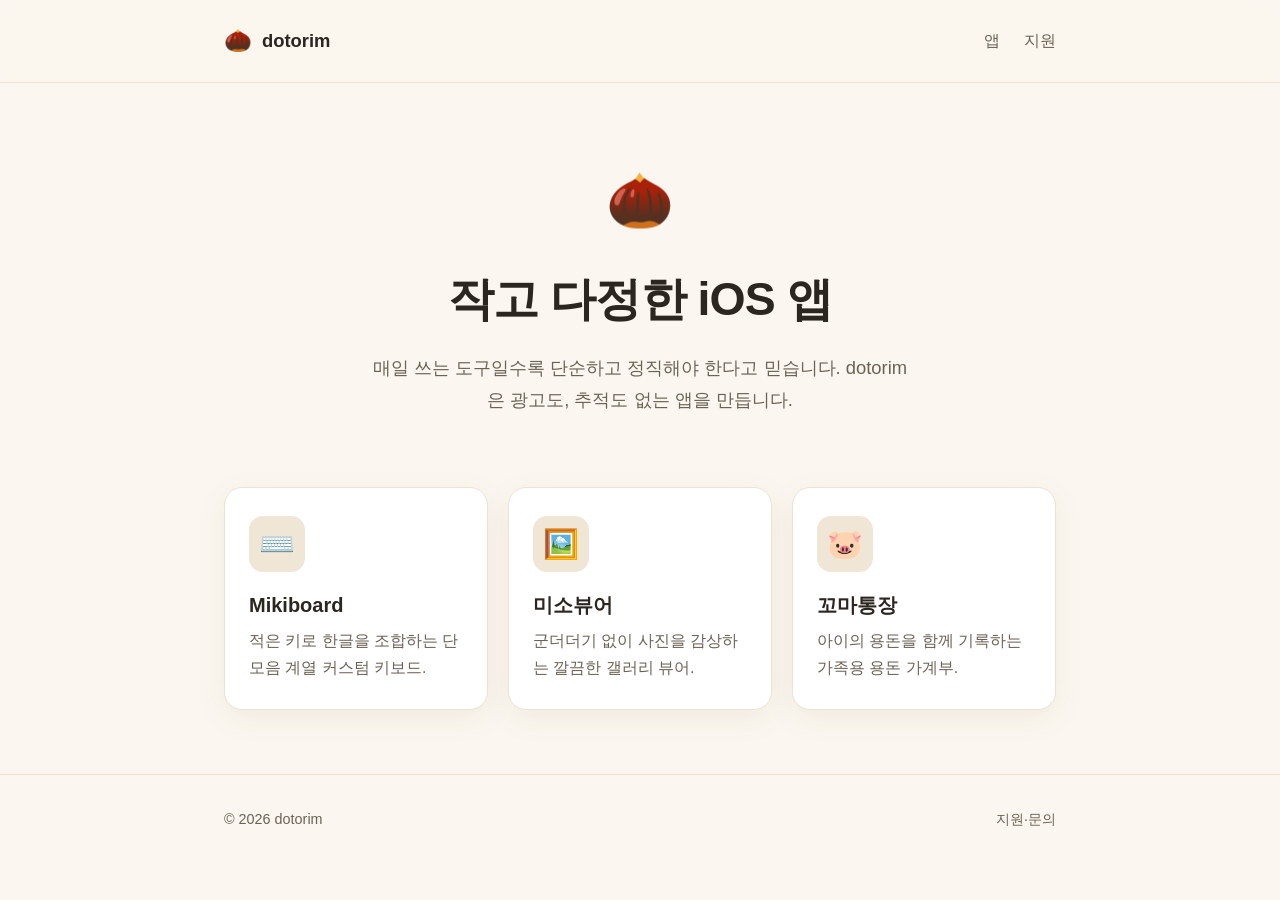
<file: index.html>
<!DOCTYPE html>
<html lang="ko">
<head>
  <meta charset="UTF-8" />
  <meta name="viewport" content="width=device-width, initial-scale=1.0" />
  <title>dotorim — 작고 다정한 iOS 앱</title>
  <meta name="description" content="dotorim이 만드는 작고 다정한 iOS 앱들. Mikiboard, 미소뷰어, 꼬마통장." />
  <link rel="stylesheet" href="styles.css" />
</head>
<body>
  <header class="site-header">
    <div class="wrap">
      <a class="brand" href="index.html"><span class="acorn">🌰</span> dotorim</a>
      <nav class="nav">
        <a href="#apps">앱</a>
        <a href="support.html">지원</a>
      </nav>
    </div>
  </header>

  <main>
    <section class="wrap hero">
      <span class="acorn-big">🌰</span>
      <h1>작고 다정한 iOS 앱</h1>
      <p>매일 쓰는 도구일수록 단순하고 정직해야 한다고 믿습니다. dotorim은 광고도, 추적도 없는 앱을 만듭니다.</p>
    </section>

    <section id="apps" class="wrap apps">
      <a class="app-card" href="apps/mikiboard/index.html">
        <div class="icon">⌨️</div>
        <h3>Mikiboard</h3>
        <p>적은 키로 한글을 조합하는 단모음 계열 커스텀 키보드.</p>
      </a>
      <a class="app-card" href="apps/misoviewer/index.html">
        <div class="icon">🖼️</div>
        <h3>미소뷰어</h3>
        <p>군더더기 없이 사진을 감상하는 깔끔한 갤러리 뷰어.</p>
      </a>
      <a class="app-card" href="apps/kkomaledger/index.html">
        <div class="icon">🐷</div>
        <h3>꼬마통장</h3>
        <p>아이의 용돈을 함께 기록하는 가족용 용돈 가계부.</p>
      </a>
    </section>
  </main>

  <footer class="site-footer">
    <div class="wrap">
      <span>© 2026 dotorim</span>
      <span><a href="support.html">지원·문의</a></span>
    </div>
  </footer>
</body>
</html>
</file>
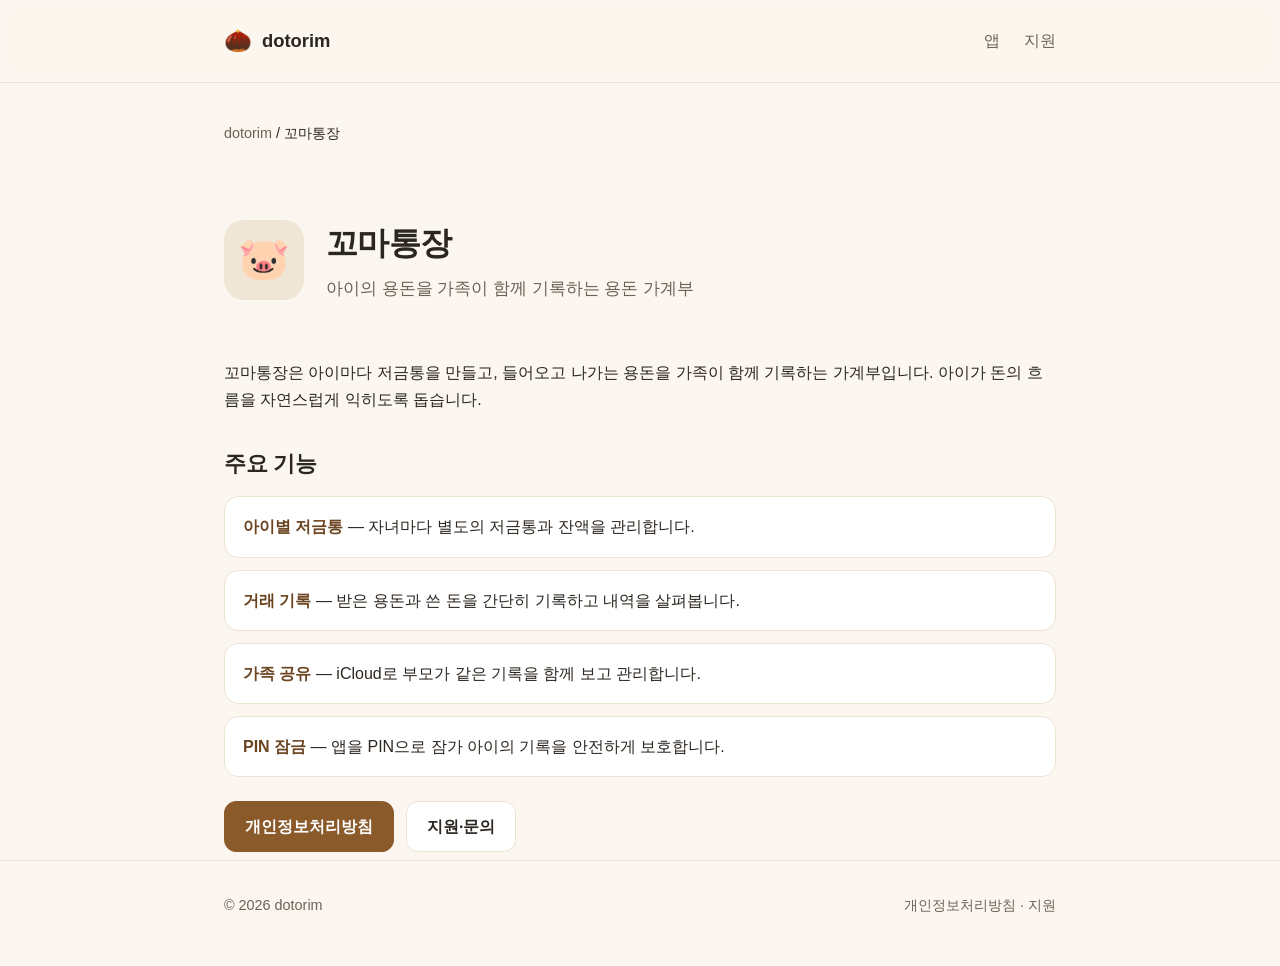
<file: apps/kkomaledger/index.html>
<!DOCTYPE html>
<html lang="ko">
<head>
  <meta charset="UTF-8" />
  <meta name="viewport" content="width=device-width, initial-scale=1.0" />
  <title>꼬마통장 — 아이 용돈 가계부</title>
  <meta name="description" content="아이의 용돈을 가족이 함께 기록하는 iOS 용돈 가계부, 꼬마통장." />
  <link rel="stylesheet" href="../../styles.css" />
</head>
<body>
  <header class="site-header">
    <div class="wrap">
      <a class="brand" href="../../index.html"><span class="acorn">🌰</span> dotorim</a>
      <nav class="nav">
        <a href="../../index.html#apps">앱</a>
        <a href="../../support.html">지원</a>
      </nav>
    </div>
  </header>

  <main class="wrap">
    <p class="crumb"><a href="../../index.html">dotorim</a> / 꼬마통장</p>

    <section class="app-hero">
      <div class="icon">🐷</div>
      <div>
        <h1>꼬마통장</h1>
        <p class="tagline">아이의 용돈을 가족이 함께 기록하는 용돈 가계부</p>
      </div>
    </section>

    <section class="section">
      <p>꼬마통장은 아이마다 저금통을 만들고, 들어오고 나가는 용돈을 가족이 함께 기록하는 가계부입니다. 아이가 돈의 흐름을 자연스럽게 익히도록 돕습니다.</p>

      <h2>주요 기능</h2>
      <ul class="feature-list">
        <li><strong>아이별 저금통</strong> — 자녀마다 별도의 저금통과 잔액을 관리합니다.</li>
        <li><strong>거래 기록</strong> — 받은 용돈과 쓴 돈을 간단히 기록하고 내역을 살펴봅니다.</li>
        <li><strong>가족 공유</strong> — iCloud로 부모가 같은 기록을 함께 보고 관리합니다.</li>
        <li><strong>PIN 잠금</strong> — 앱을 PIN으로 잠가 아이의 기록을 안전하게 보호합니다.</li>
      </ul>

      <div class="btn-row">
        <a class="btn primary" href="privacy.html">개인정보처리방침</a>
        <a class="btn" href="../../support.html">지원·문의</a>
      </div>
    </section>
  </main>

  <footer class="site-footer">
    <div class="wrap">
      <span>© 2026 dotorim</span>
      <span><a href="privacy.html">개인정보처리방침</a> · <a href="../../support.html">지원</a></span>
    </div>
  </footer>
</body>
</html>
</file>
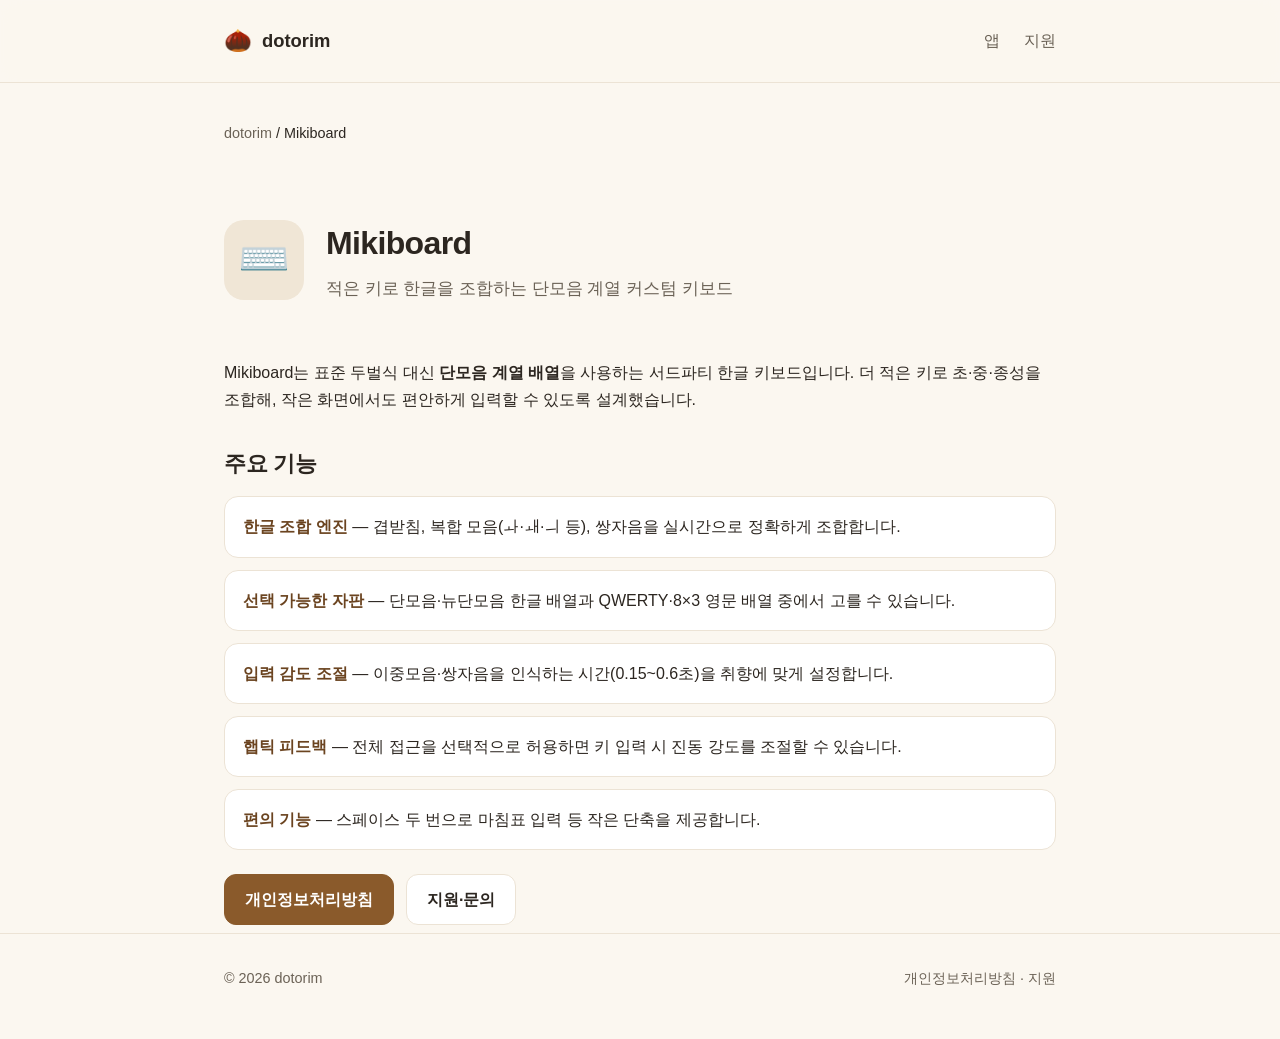
<file: apps/mikiboard/index.html>
<!DOCTYPE html>
<html lang="ko">
<head>
  <meta charset="UTF-8" />
  <meta name="viewport" content="width=device-width, initial-scale=1.0" />
  <title>Mikiboard — 단모음 한글 키보드</title>
  <meta name="description" content="적은 키로 한글을 조합하는 단모음 계열 커스텀 iOS 키보드, Mikiboard." />
  <link rel="stylesheet" href="../../styles.css" />
</head>
<body>
  <header class="site-header">
    <div class="wrap">
      <a class="brand" href="../../index.html"><span class="acorn">🌰</span> dotorim</a>
      <nav class="nav">
        <a href="../../index.html#apps">앱</a>
        <a href="support.html">지원</a>
      </nav>
    </div>
  </header>

  <main class="wrap">
    <p class="crumb"><a href="../../index.html">dotorim</a> / Mikiboard</p>

    <section class="app-hero">
      <div class="icon">⌨️</div>
      <div>
        <h1>Mikiboard</h1>
        <p class="tagline">적은 키로 한글을 조합하는 단모음 계열 커스텀 키보드</p>
      </div>
    </section>

    <section class="section">
      <p>Mikiboard는 표준 두벌식 대신 <strong>단모음 계열 배열</strong>을 사용하는 서드파티 한글 키보드입니다. 더 적은 키로 초·중·종성을 조합해, 작은 화면에서도 편안하게 입력할 수 있도록 설계했습니다.</p>

      <h2>주요 기능</h2>
      <ul class="feature-list">
        <li><strong>한글 조합 엔진</strong> — 겹받침, 복합 모음(ㅘ·ㅙ·ㅢ 등), 쌍자음을 실시간으로 정확하게 조합합니다.</li>
        <li><strong>선택 가능한 자판</strong> — 단모음·뉴단모음 한글 배열과 QWERTY·8×3 영문 배열 중에서 고를 수 있습니다.</li>
        <li><strong>입력 감도 조절</strong> — 이중모음·쌍자음을 인식하는 시간(0.15~0.6초)을 취향에 맞게 설정합니다.</li>
        <li><strong>햅틱 피드백</strong> — 전체 접근을 선택적으로 허용하면 키 입력 시 진동 강도를 조절할 수 있습니다.</li>
        <li><strong>편의 기능</strong> — 스페이스 두 번으로 마침표 입력 등 작은 단축을 제공합니다.</li>
      </ul>

      <div class="btn-row">
        <a class="btn primary" href="privacy.html">개인정보처리방침</a>
        <a class="btn" href="support.html">지원·문의</a>
      </div>
    </section>
  </main>

  <footer class="site-footer">
    <div class="wrap">
      <span>© 2026 dotorim</span>
      <span><a href="privacy.html">개인정보처리방침</a> · <a href="support.html">지원</a></span>
    </div>
  </footer>
</body>
</html>
</file>
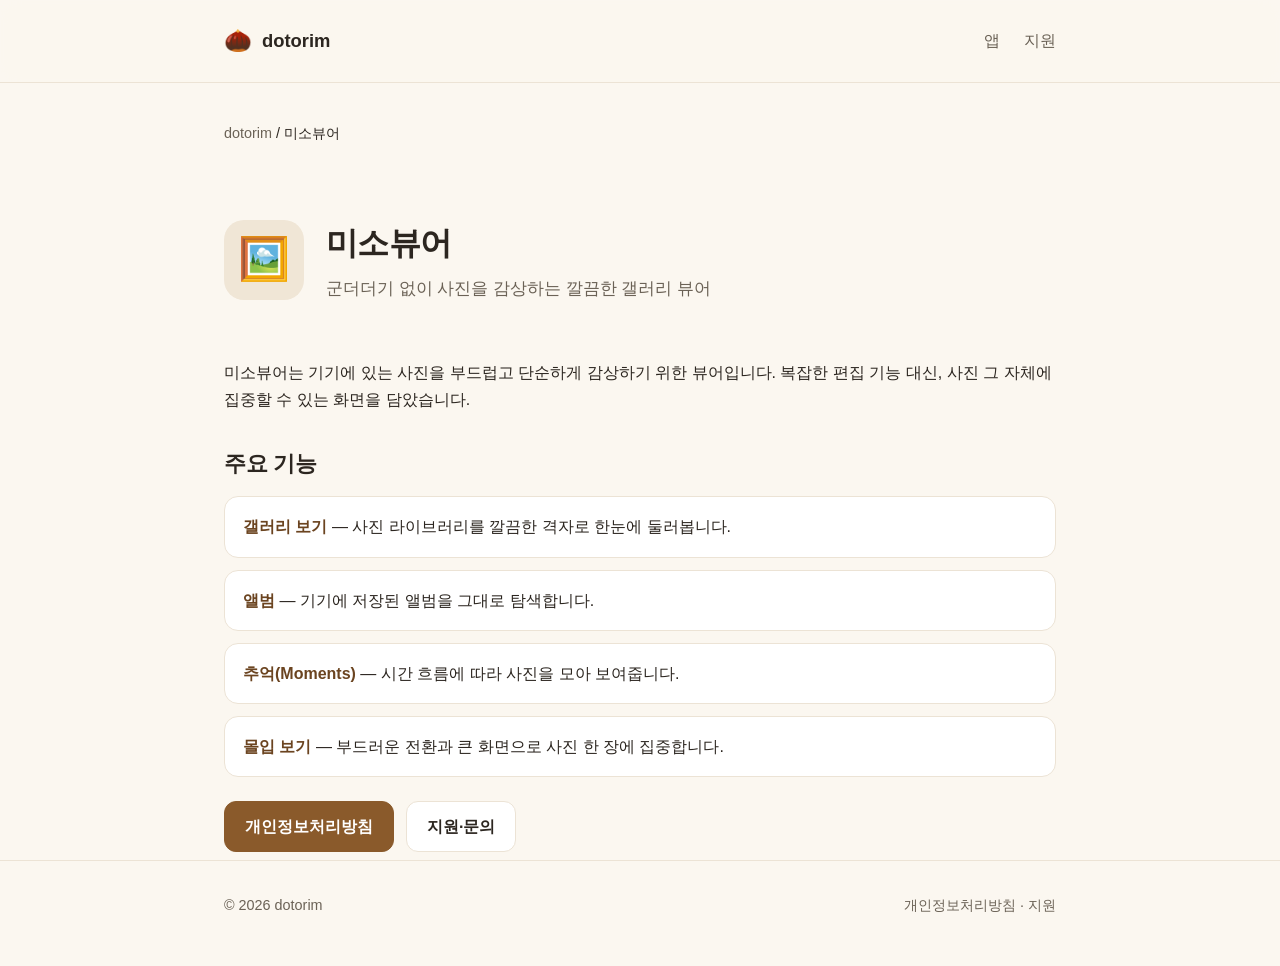
<file: apps/misoviewer/index.html>
<!DOCTYPE html>
<html lang="ko">
<head>
  <meta charset="UTF-8" />
  <meta name="viewport" content="width=device-width, initial-scale=1.0" />
  <title>미소뷰어 — 깔끔한 사진 갤러리 뷰어</title>
  <meta name="description" content="군더더기 없이 사진을 감상하는 깔끔한 iOS 갤러리 뷰어, 미소뷰어." />
  <link rel="stylesheet" href="../../styles.css" />
</head>
<body>
  <header class="site-header">
    <div class="wrap">
      <a class="brand" href="../../index.html"><span class="acorn">🌰</span> dotorim</a>
      <nav class="nav">
        <a href="../../index.html#apps">앱</a>
        <a href="../../support.html">지원</a>
      </nav>
    </div>
  </header>

  <main class="wrap">
    <p class="crumb"><a href="../../index.html">dotorim</a> / 미소뷰어</p>

    <section class="app-hero">
      <div class="icon">🖼️</div>
      <div>
        <h1>미소뷰어</h1>
        <p class="tagline">군더더기 없이 사진을 감상하는 깔끔한 갤러리 뷰어</p>
      </div>
    </section>

    <section class="section">
      <p>미소뷰어는 기기에 있는 사진을 부드럽고 단순하게 감상하기 위한 뷰어입니다. 복잡한 편집 기능 대신, 사진 그 자체에 집중할 수 있는 화면을 담았습니다.</p>

      <h2>주요 기능</h2>
      <ul class="feature-list">
        <li><strong>갤러리 보기</strong> — 사진 라이브러리를 깔끔한 격자로 한눈에 둘러봅니다.</li>
        <li><strong>앨범</strong> — 기기에 저장된 앨범을 그대로 탐색합니다.</li>
        <li><strong>추억(Moments)</strong> — 시간 흐름에 따라 사진을 모아 보여줍니다.</li>
        <li><strong>몰입 보기</strong> — 부드러운 전환과 큰 화면으로 사진 한 장에 집중합니다.</li>
      </ul>

      <div class="btn-row">
        <a class="btn primary" href="privacy.html">개인정보처리방침</a>
        <a class="btn" href="../../support.html">지원·문의</a>
      </div>
    </section>
  </main>

  <footer class="site-footer">
    <div class="wrap">
      <span>© 2026 dotorim</span>
      <span><a href="privacy.html">개인정보처리방침</a> · <a href="../../support.html">지원</a></span>
    </div>
  </footer>
</body>
</html>
</file>
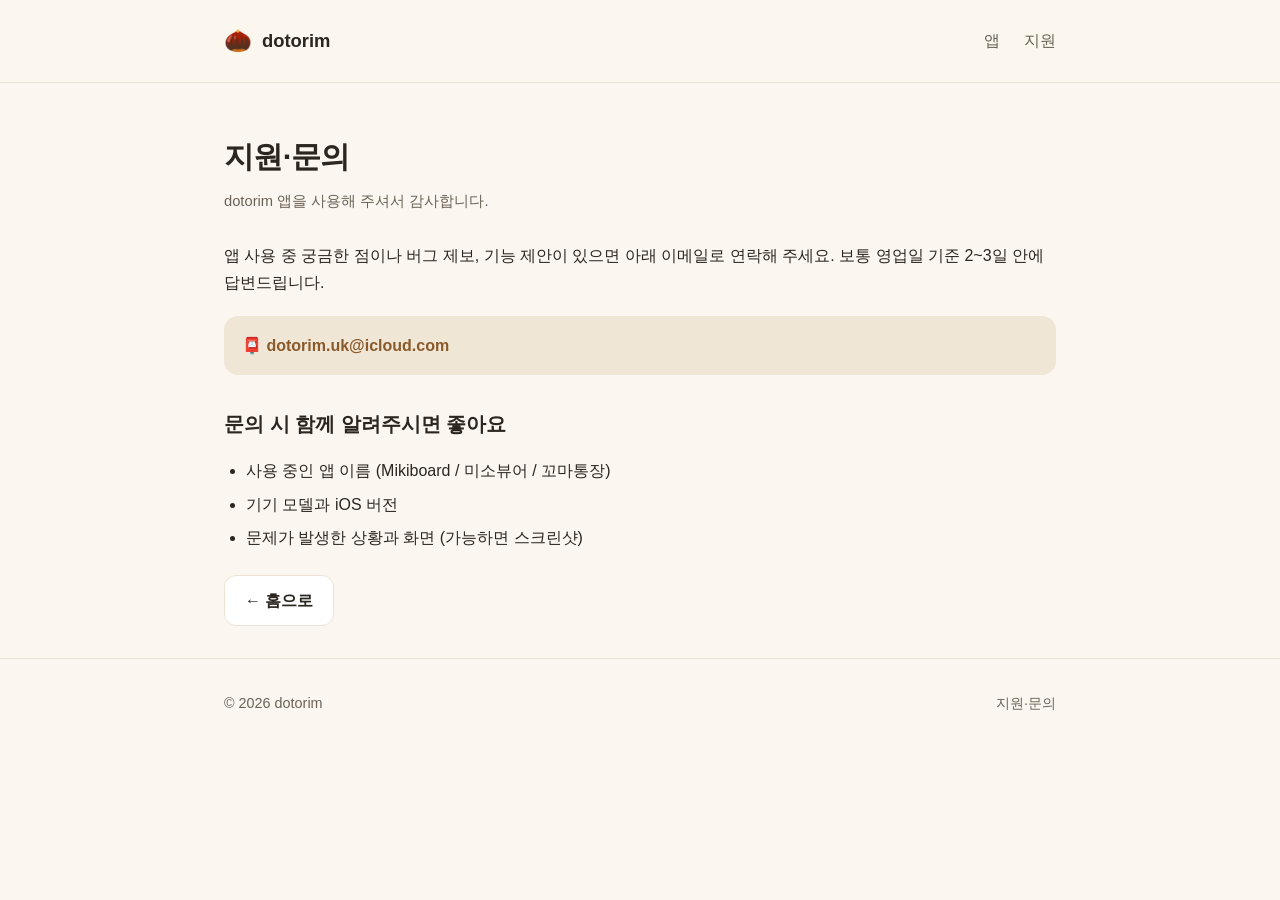
<file: support.html>
<!DOCTYPE html>
<html lang="ko">
<head>
  <meta charset="UTF-8" />
  <meta name="viewport" content="width=device-width, initial-scale=1.0" />
  <title>지원·문의 — dotorim</title>
  <meta name="description" content="dotorim 앱에 대한 지원 및 문의 안내." />
  <link rel="stylesheet" href="styles.css" />
</head>
<body>
  <header class="site-header">
    <div class="wrap">
      <a class="brand" href="index.html"><span class="acorn">🌰</span> dotorim</a>
      <nav class="nav">
        <a href="index.html#apps">앱</a>
        <a href="support.html">지원</a>
      </nav>
    </div>
  </header>

  <main class="wrap prose">
    <h1>지원·문의</h1>
    <p class="meta">dotorim 앱을 사용해 주셔서 감사합니다.</p>

    <p>앱 사용 중 궁금한 점이나 버그 제보, 기능 제안이 있으면 아래 이메일로 연락해 주세요. 보통 영업일 기준 2~3일 안에 답변드립니다.</p>

    <div class="callout">
      📮 <strong><a href="mailto:dotorim.uk@icloud.com">dotorim.uk@icloud.com</a></strong>
    </div>

    <h2>문의 시 함께 알려주시면 좋아요</h2>
    <ul>
      <li>사용 중인 앱 이름 (Mikiboard / 미소뷰어 / 꼬마통장)</li>
      <li>기기 모델과 iOS 버전</li>
      <li>문제가 발생한 상황과 화면 (가능하면 스크린샷)</li>
    </ul>

    <div class="btn-row">
      <a class="btn" href="index.html">← 홈으로</a>
    </div>
  </main>

  <footer class="site-footer">
    <div class="wrap">
      <span>© 2026 dotorim</span>
      <span><a href="support.html">지원·문의</a></span>
    </div>
  </footer>
</body>
</html>
</file>
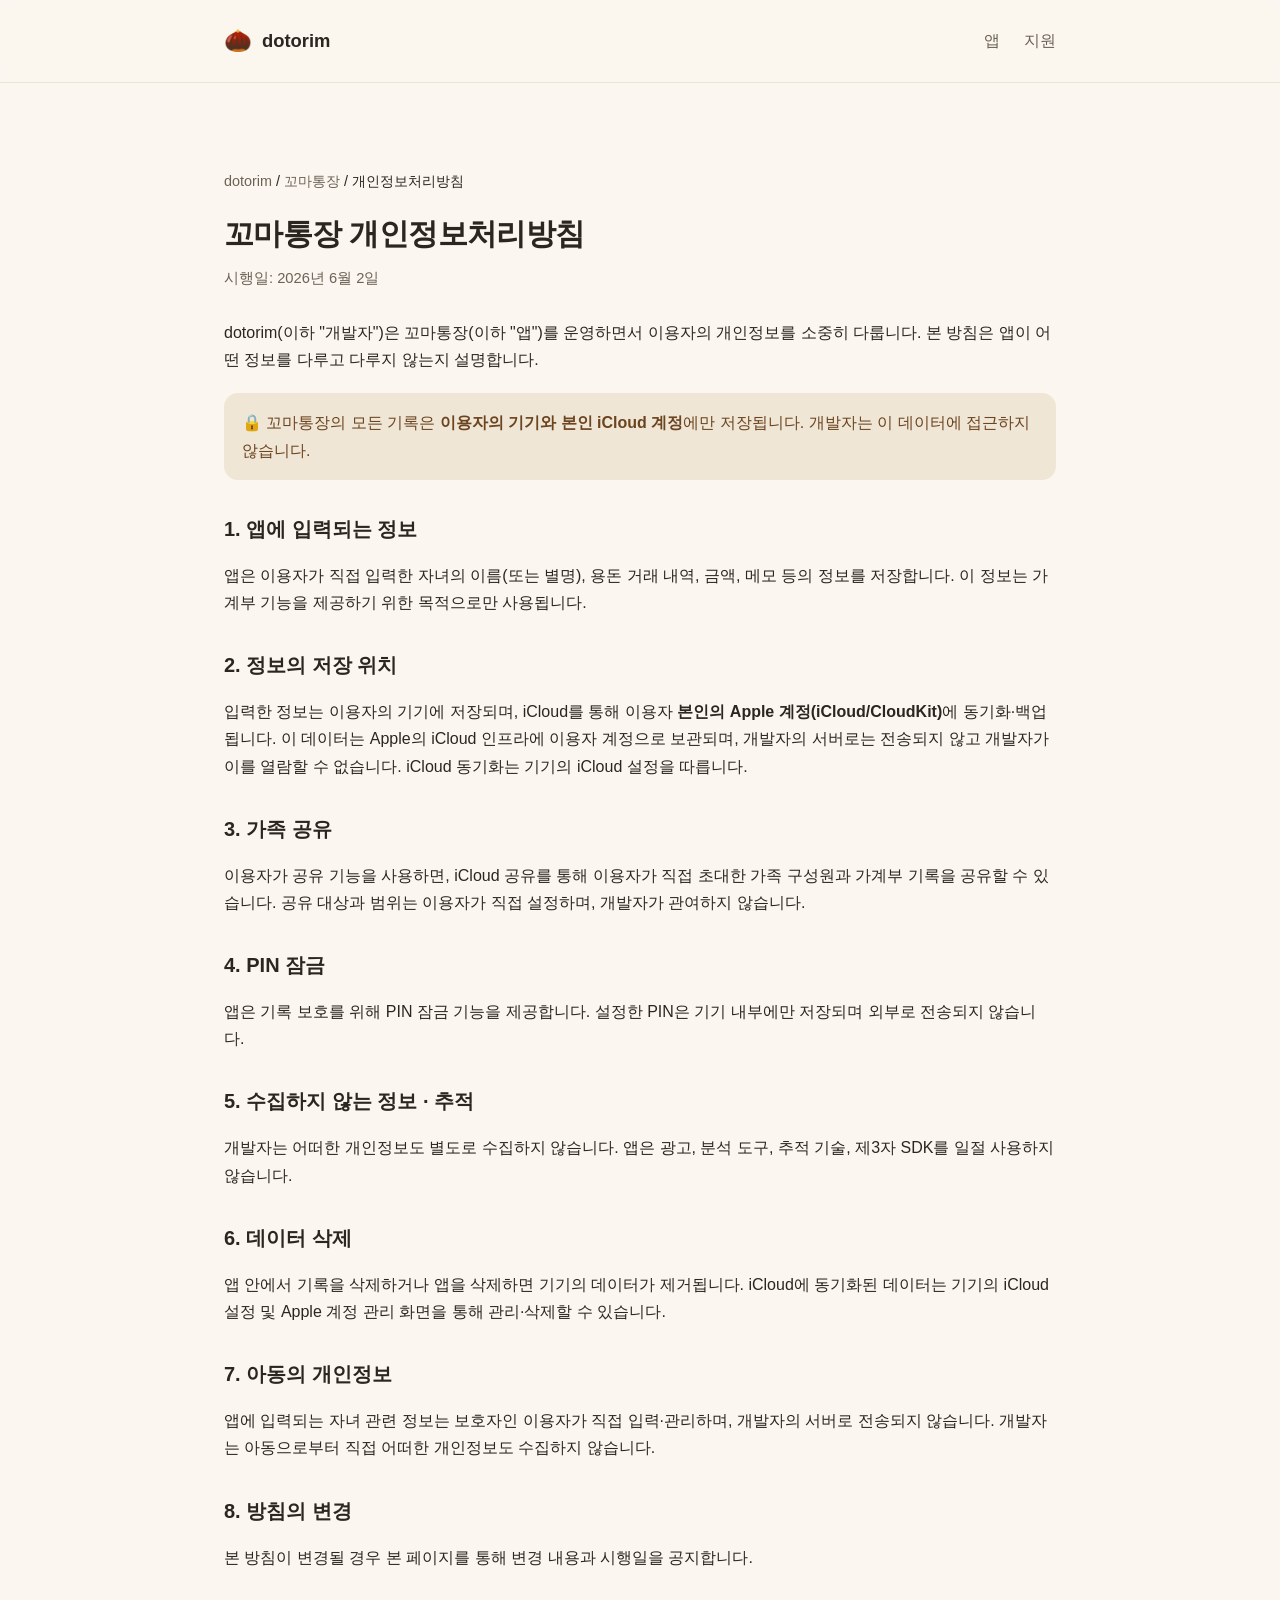
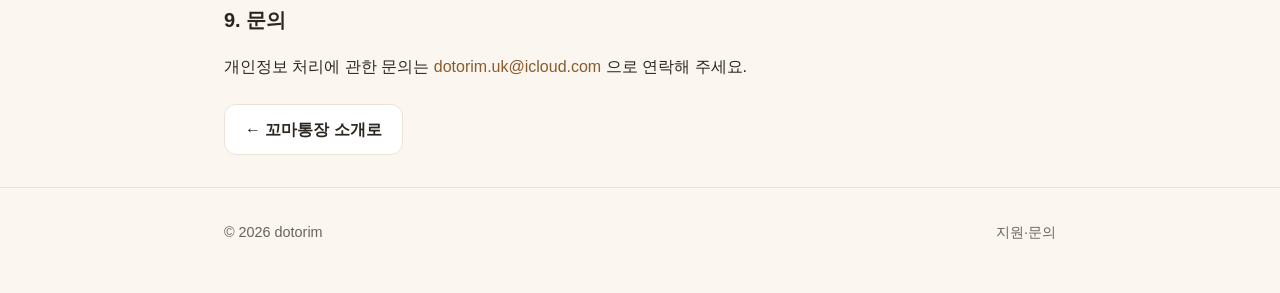
<file: apps/kkomaledger/privacy.html>
<!DOCTYPE html>
<html lang="ko">
<head>
  <meta charset="UTF-8" />
  <meta name="viewport" content="width=device-width, initial-scale=1.0" />
  <title>개인정보처리방침 — 꼬마통장</title>
  <link rel="stylesheet" href="../../styles.css" />
</head>
<body>
  <header class="site-header">
    <div class="wrap">
      <a class="brand" href="../../index.html"><span class="acorn">🌰</span> dotorim</a>
      <nav class="nav">
        <a href="../../index.html#apps">앱</a>
        <a href="../../support.html">지원</a>
      </nav>
    </div>
  </header>

  <main class="wrap prose">
    <p class="crumb"><a href="../../index.html">dotorim</a> / <a href="index.html">꼬마통장</a> / 개인정보처리방침</p>

    <h1>꼬마통장 개인정보처리방침</h1>
    <p class="meta">시행일: 2026년 6월 2일</p>

    <p>dotorim(이하 "개발자")은 꼬마통장(이하 "앱")를 운영하면서 이용자의 개인정보를 소중히 다룹니다. 본 방침은 앱이 어떤 정보를 다루고 다루지 않는지 설명합니다.</p>

    <div class="callout">
      🔒 꼬마통장의 모든 기록은 <strong>이용자의 기기와 본인 iCloud 계정</strong>에만 저장됩니다. 개발자는 이 데이터에 접근하지 않습니다.
    </div>

    <h2>1. 앱에 입력되는 정보</h2>
    <p>앱은 이용자가 직접 입력한 자녀의 이름(또는 별명), 용돈 거래 내역, 금액, 메모 등의 정보를 저장합니다. 이 정보는 가계부 기능을 제공하기 위한 목적으로만 사용됩니다.</p>

    <h2>2. 정보의 저장 위치</h2>
    <p>입력한 정보는 이용자의 기기에 저장되며, iCloud를 통해 이용자 <strong>본인의 Apple 계정(iCloud/CloudKit)</strong>에 동기화·백업됩니다. 이 데이터는 Apple의 iCloud 인프라에 이용자 계정으로 보관되며, 개발자의 서버로는 전송되지 않고 개발자가 이를 열람할 수 없습니다. iCloud 동기화는 기기의 iCloud 설정을 따릅니다.</p>

    <h2>3. 가족 공유</h2>
    <p>이용자가 공유 기능을 사용하면, iCloud 공유를 통해 이용자가 직접 초대한 가족 구성원과 가계부 기록을 공유할 수 있습니다. 공유 대상과 범위는 이용자가 직접 설정하며, 개발자가 관여하지 않습니다.</p>

    <h2>4. PIN 잠금</h2>
    <p>앱은 기록 보호를 위해 PIN 잠금 기능을 제공합니다. 설정한 PIN은 기기 내부에만 저장되며 외부로 전송되지 않습니다.</p>

    <h2>5. 수집하지 않는 정보 · 추적</h2>
    <p>개발자는 어떠한 개인정보도 별도로 수집하지 않습니다. 앱은 광고, 분석 도구, 추적 기술, 제3자 SDK를 일절 사용하지 않습니다.</p>

    <h2>6. 데이터 삭제</h2>
    <p>앱 안에서 기록을 삭제하거나 앱을 삭제하면 기기의 데이터가 제거됩니다. iCloud에 동기화된 데이터는 기기의 iCloud 설정 및 Apple 계정 관리 화면을 통해 관리·삭제할 수 있습니다.</p>

    <h2>7. 아동의 개인정보</h2>
    <p>앱에 입력되는 자녀 관련 정보는 보호자인 이용자가 직접 입력·관리하며, 개발자의 서버로 전송되지 않습니다. 개발자는 아동으로부터 직접 어떠한 개인정보도 수집하지 않습니다.</p>

    <h2>8. 방침의 변경</h2>
    <p>본 방침이 변경될 경우 본 페이지를 통해 변경 내용과 시행일을 공지합니다.</p>

    <h2>9. 문의</h2>
    <p>개인정보 처리에 관한 문의는 <a href="mailto:dotorim.uk@icloud.com">dotorim.uk@icloud.com</a> 으로 연락해 주세요.</p>

    <div class="btn-row">
      <a class="btn" href="index.html">← 꼬마통장 소개로</a>
    </div>
  </main>

  <footer class="site-footer">
    <div class="wrap">
      <span>© 2026 dotorim</span>
      <span><a href="../../support.html">지원·문의</a></span>
    </div>
  </footer>
</body>
</html>
</file>
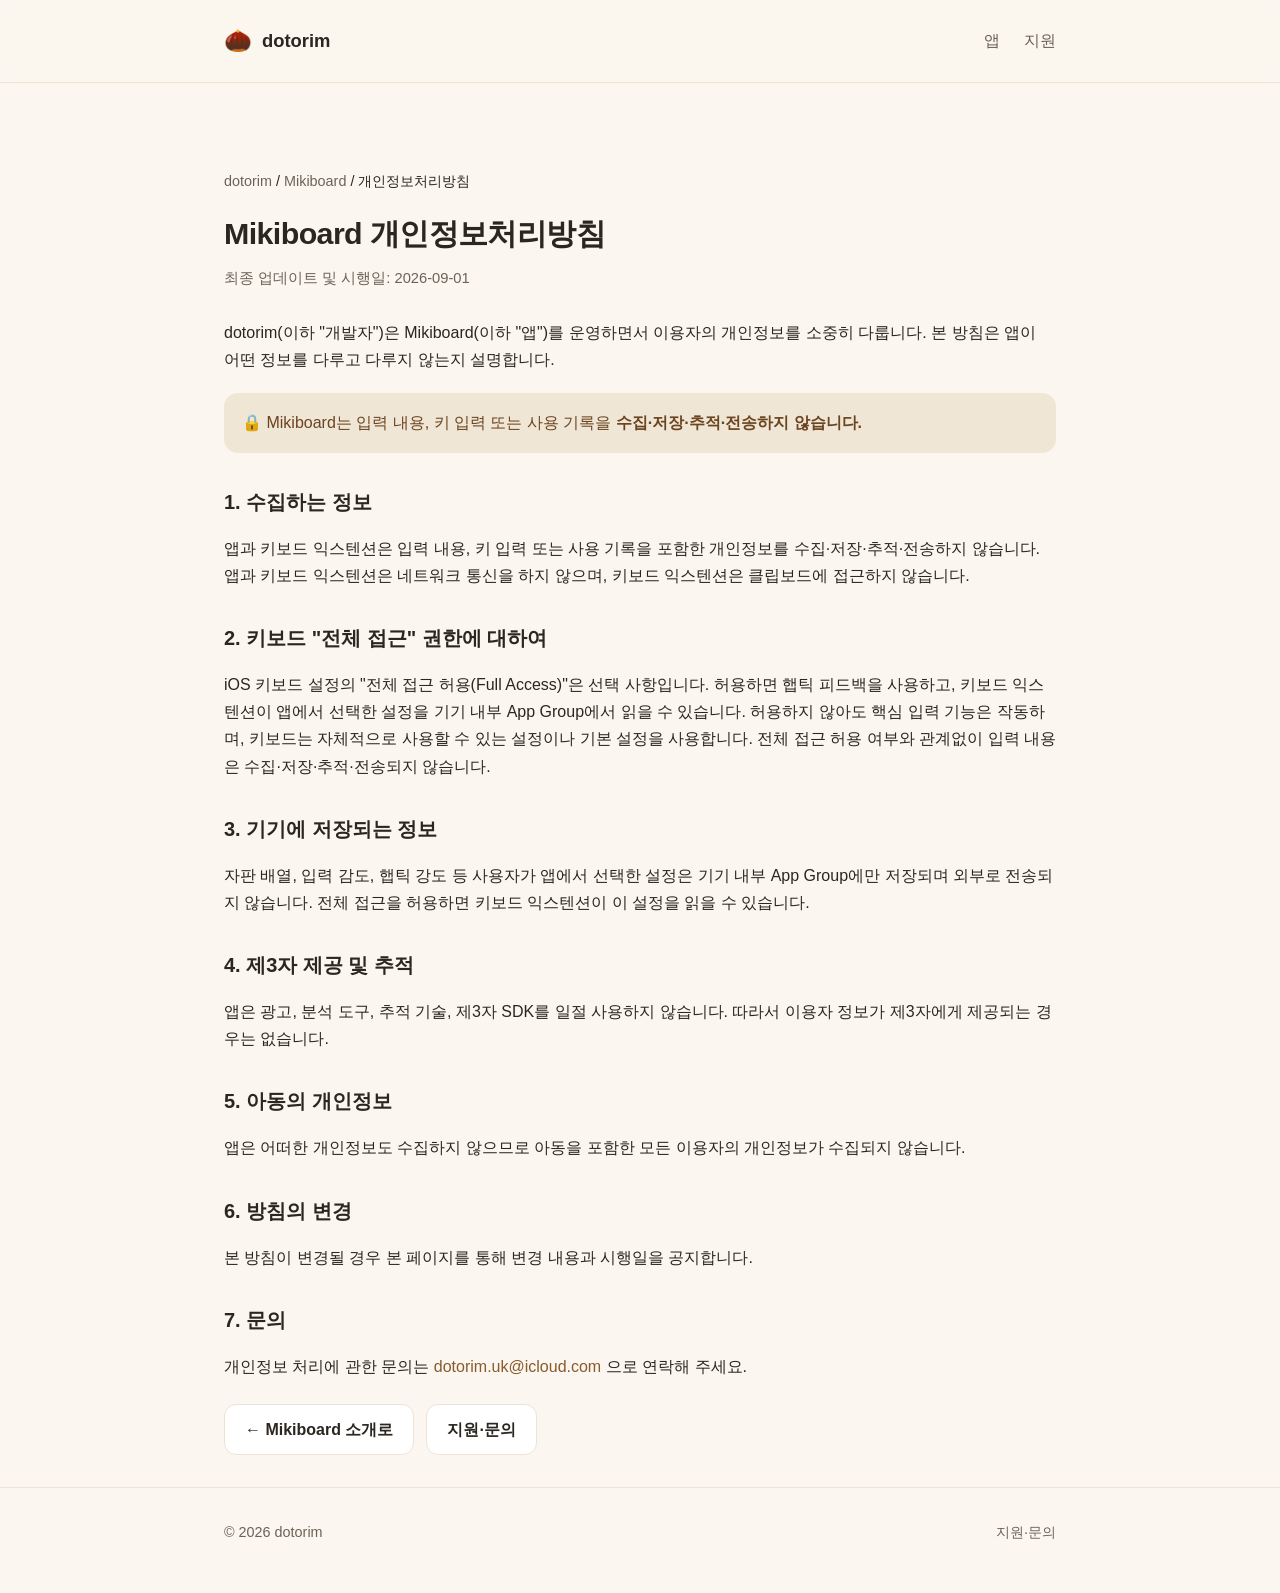
<file: apps/mikiboard/privacy.html>
<!DOCTYPE html>
<html lang="ko">
<head>
  <meta charset="UTF-8" />
  <meta name="viewport" content="width=device-width, initial-scale=1.0" />
  <title>개인정보처리방침 — Mikiboard</title>
  <link rel="stylesheet" href="../../styles.css" />
</head>
<body>
  <header class="site-header">
    <div class="wrap">
      <a class="brand" href="../../index.html"><span class="acorn">🌰</span> dotorim</a>
      <nav class="nav">
        <a href="../../index.html#apps">앱</a>
        <a href="support.html">지원</a>
      </nav>
    </div>
  </header>

  <main class="wrap prose">
    <p class="crumb"><a href="../../index.html">dotorim</a> / <a href="index.html">Mikiboard</a> / 개인정보처리방침</p>

    <h1>Mikiboard 개인정보처리방침</h1>
    <p class="meta">최종 업데이트 및 시행일: 2026-09-01</p>

    <p>dotorim(이하 "개발자")은 Mikiboard(이하 "앱")를 운영하면서 이용자의 개인정보를 소중히 다룹니다. 본 방침은 앱이 어떤 정보를 다루고 다루지 않는지 설명합니다.</p>

    <div class="callout">
      🔒 Mikiboard는 입력 내용, 키 입력 또는 사용 기록을 <strong>수집·저장·추적·전송하지 않습니다.</strong>
    </div>

    <h2>1. 수집하는 정보</h2>
    <p>앱과 키보드 익스텐션은 입력 내용, 키 입력 또는 사용 기록을 포함한 개인정보를 수집·저장·추적·전송하지 않습니다. 앱과 키보드 익스텐션은 네트워크 통신을 하지 않으며, 키보드 익스텐션은 클립보드에 접근하지 않습니다.</p>

    <h2>2. 키보드 "전체 접근" 권한에 대하여</h2>
    <p>iOS 키보드 설정의 "전체 접근 허용(Full Access)"은 선택 사항입니다. 허용하면 햅틱 피드백을 사용하고, 키보드 익스텐션이 앱에서 선택한 설정을 기기 내부 App Group에서 읽을 수 있습니다. 허용하지 않아도 핵심 입력 기능은 작동하며, 키보드는 자체적으로 사용할 수 있는 설정이나 기본 설정을 사용합니다. 전체 접근 허용 여부와 관계없이 입력 내용은 수집·저장·추적·전송되지 않습니다.</p>

    <h2>3. 기기에 저장되는 정보</h2>
    <p>자판 배열, 입력 감도, 햅틱 강도 등 사용자가 앱에서 선택한 설정은 기기 내부 App Group에만 저장되며 외부로 전송되지 않습니다. 전체 접근을 허용하면 키보드 익스텐션이 이 설정을 읽을 수 있습니다.</p>

    <h2>4. 제3자 제공 및 추적</h2>
    <p>앱은 광고, 분석 도구, 추적 기술, 제3자 SDK를 일절 사용하지 않습니다. 따라서 이용자 정보가 제3자에게 제공되는 경우는 없습니다.</p>

    <h2>5. 아동의 개인정보</h2>
    <p>앱은 어떠한 개인정보도 수집하지 않으므로 아동을 포함한 모든 이용자의 개인정보가 수집되지 않습니다.</p>

    <h2>6. 방침의 변경</h2>
    <p>본 방침이 변경될 경우 본 페이지를 통해 변경 내용과 시행일을 공지합니다.</p>

    <h2>7. 문의</h2>
    <p>개인정보 처리에 관한 문의는 <a href="mailto:dotorim.uk@icloud.com">dotorim.uk@icloud.com</a> 으로 연락해 주세요.</p>

    <div class="btn-row">
      <a class="btn" href="index.html">← Mikiboard 소개로</a>
      <a class="btn" href="support.html">지원·문의</a>
    </div>
  </main>

  <footer class="site-footer">
    <div class="wrap">
      <span>© 2026 dotorim</span>
      <span><a href="support.html">지원·문의</a></span>
    </div>
  </footer>
</body>
</html>
</file>
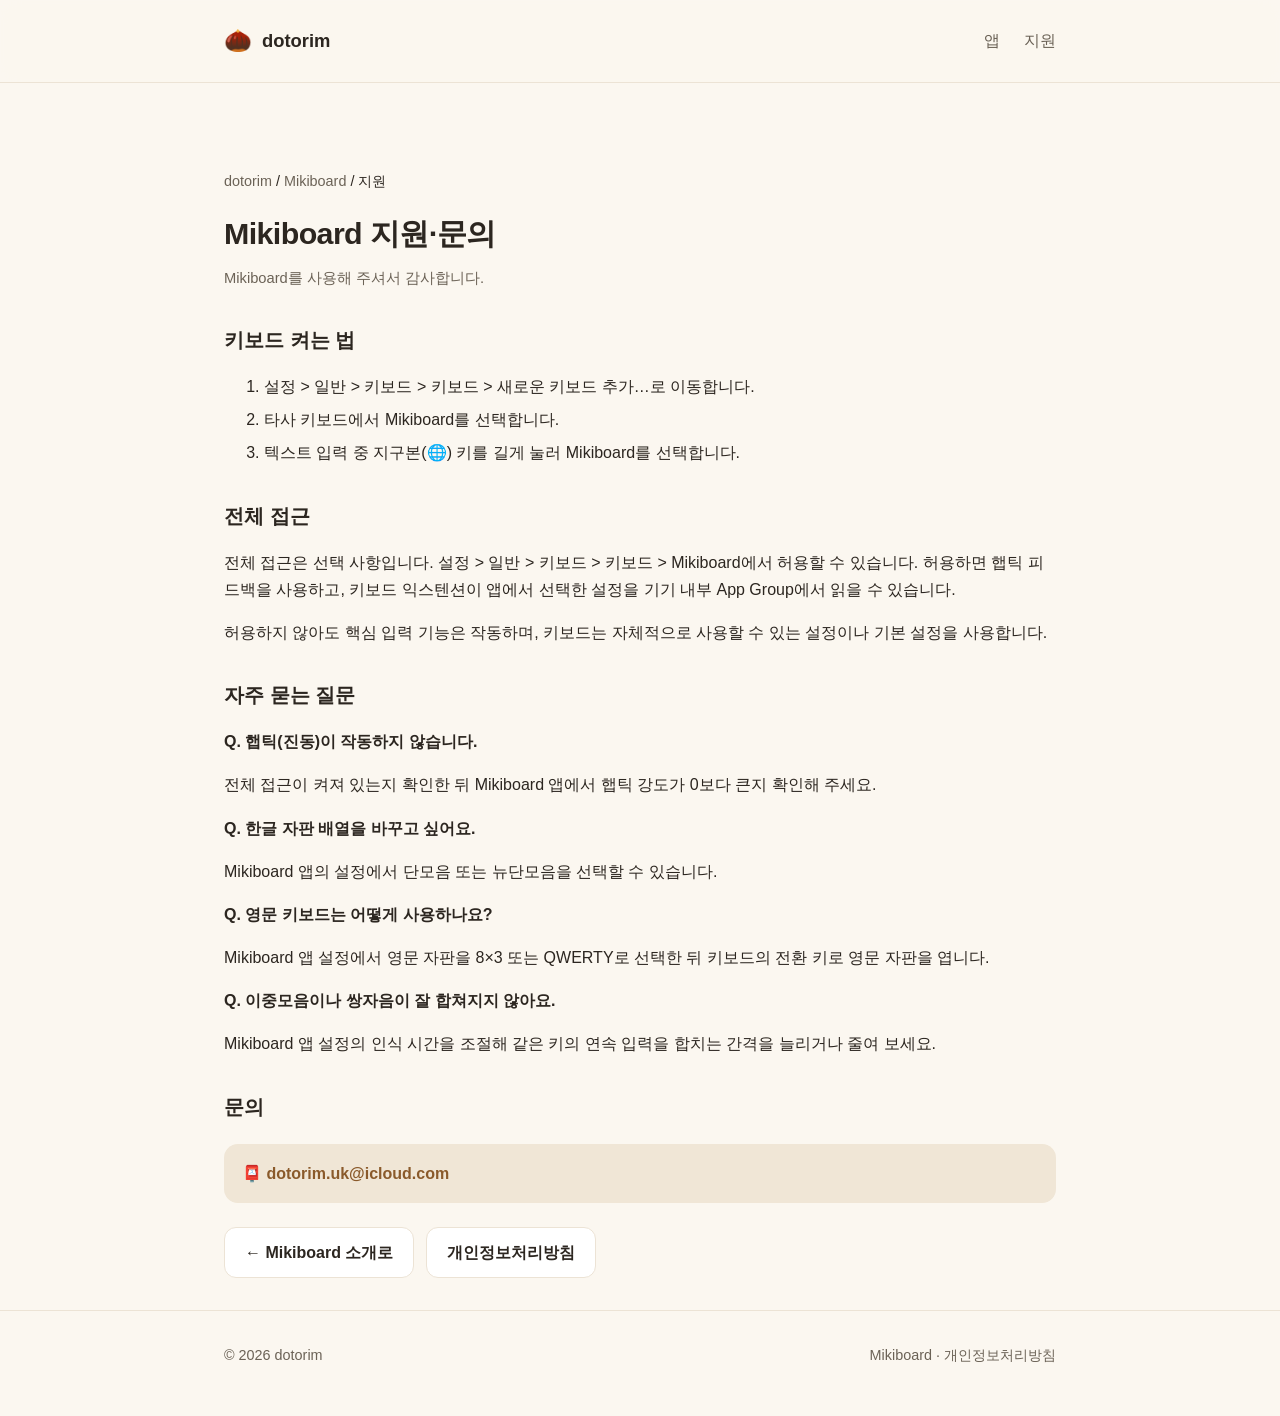
<file: apps/mikiboard/support.html>
<!DOCTYPE html>
<html lang="ko">
<head>
  <meta charset="UTF-8" />
  <meta name="viewport" content="width=device-width, initial-scale=1.0" />
  <title>지원·문의 — Mikiboard</title>
  <meta name="description" content="Mikiboard 키보드 설정과 자주 묻는 질문, 문의 안내." />
  <link rel="stylesheet" href="../../styles.css" />
</head>
<body>
  <header class="site-header">
    <div class="wrap">
      <a class="brand" href="../../index.html"><span class="acorn">🌰</span> dotorim</a>
      <nav class="nav">
        <a href="../../index.html#apps">앱</a>
        <a href="support.html">지원</a>
      </nav>
    </div>
  </header>

  <main class="wrap prose">
    <p class="crumb"><a href="../../index.html">dotorim</a> / <a href="index.html">Mikiboard</a> / 지원</p>

    <h1>Mikiboard 지원·문의</h1>
    <p class="meta">Mikiboard를 사용해 주셔서 감사합니다.</p>

    <h2>키보드 켜는 법</h2>
    <ol>
      <li>설정 &gt; 일반 &gt; 키보드 &gt; 키보드 &gt; 새로운 키보드 추가…로 이동합니다.</li>
      <li>타사 키보드에서 Mikiboard를 선택합니다.</li>
      <li>텍스트 입력 중 지구본(🌐) 키를 길게 눌러 Mikiboard를 선택합니다.</li>
    </ol>

    <h2>전체 접근</h2>
    <p>전체 접근은 선택 사항입니다. 설정 &gt; 일반 &gt; 키보드 &gt; 키보드 &gt; Mikiboard에서 허용할 수 있습니다. 허용하면 햅틱 피드백을 사용하고, 키보드 익스텐션이 앱에서 선택한 설정을 기기 내부 App Group에서 읽을 수 있습니다.</p>
    <p>허용하지 않아도 핵심 입력 기능은 작동하며, 키보드는 자체적으로 사용할 수 있는 설정이나 기본 설정을 사용합니다.</p>

    <h2>자주 묻는 질문</h2>
    <p><strong>Q. 햅틱(진동)이 작동하지 않습니다.</strong></p>
    <p>전체 접근이 켜져 있는지 확인한 뒤 Mikiboard 앱에서 햅틱 강도가 0보다 큰지 확인해 주세요.</p>

    <p><strong>Q. 한글 자판 배열을 바꾸고 싶어요.</strong></p>
    <p>Mikiboard 앱의 설정에서 단모음 또는 뉴단모음을 선택할 수 있습니다.</p>

    <p><strong>Q. 영문 키보드는 어떻게 사용하나요?</strong></p>
    <p>Mikiboard 앱 설정에서 영문 자판을 8×3 또는 QWERTY로 선택한 뒤 키보드의 전환 키로 영문 자판을 엽니다.</p>

    <p><strong>Q. 이중모음이나 쌍자음이 잘 합쳐지지 않아요.</strong></p>
    <p>Mikiboard 앱 설정의 인식 시간을 조절해 같은 키의 연속 입력을 합치는 간격을 늘리거나 줄여 보세요.</p>

    <h2>문의</h2>
    <div class="callout">
      📮 <strong><a href="mailto:dotorim.uk@icloud.com">dotorim.uk@icloud.com</a></strong>
    </div>

    <div class="btn-row">
      <a class="btn" href="index.html">← Mikiboard 소개로</a>
      <a class="btn" href="privacy.html">개인정보처리방침</a>
    </div>
  </main>

  <footer class="site-footer">
    <div class="wrap">
      <span>© 2026 dotorim</span>
      <span><a href="index.html">Mikiboard</a> · <a href="privacy.html">개인정보처리방침</a></span>
    </div>
  </footer>
</body>
</html>
</file>
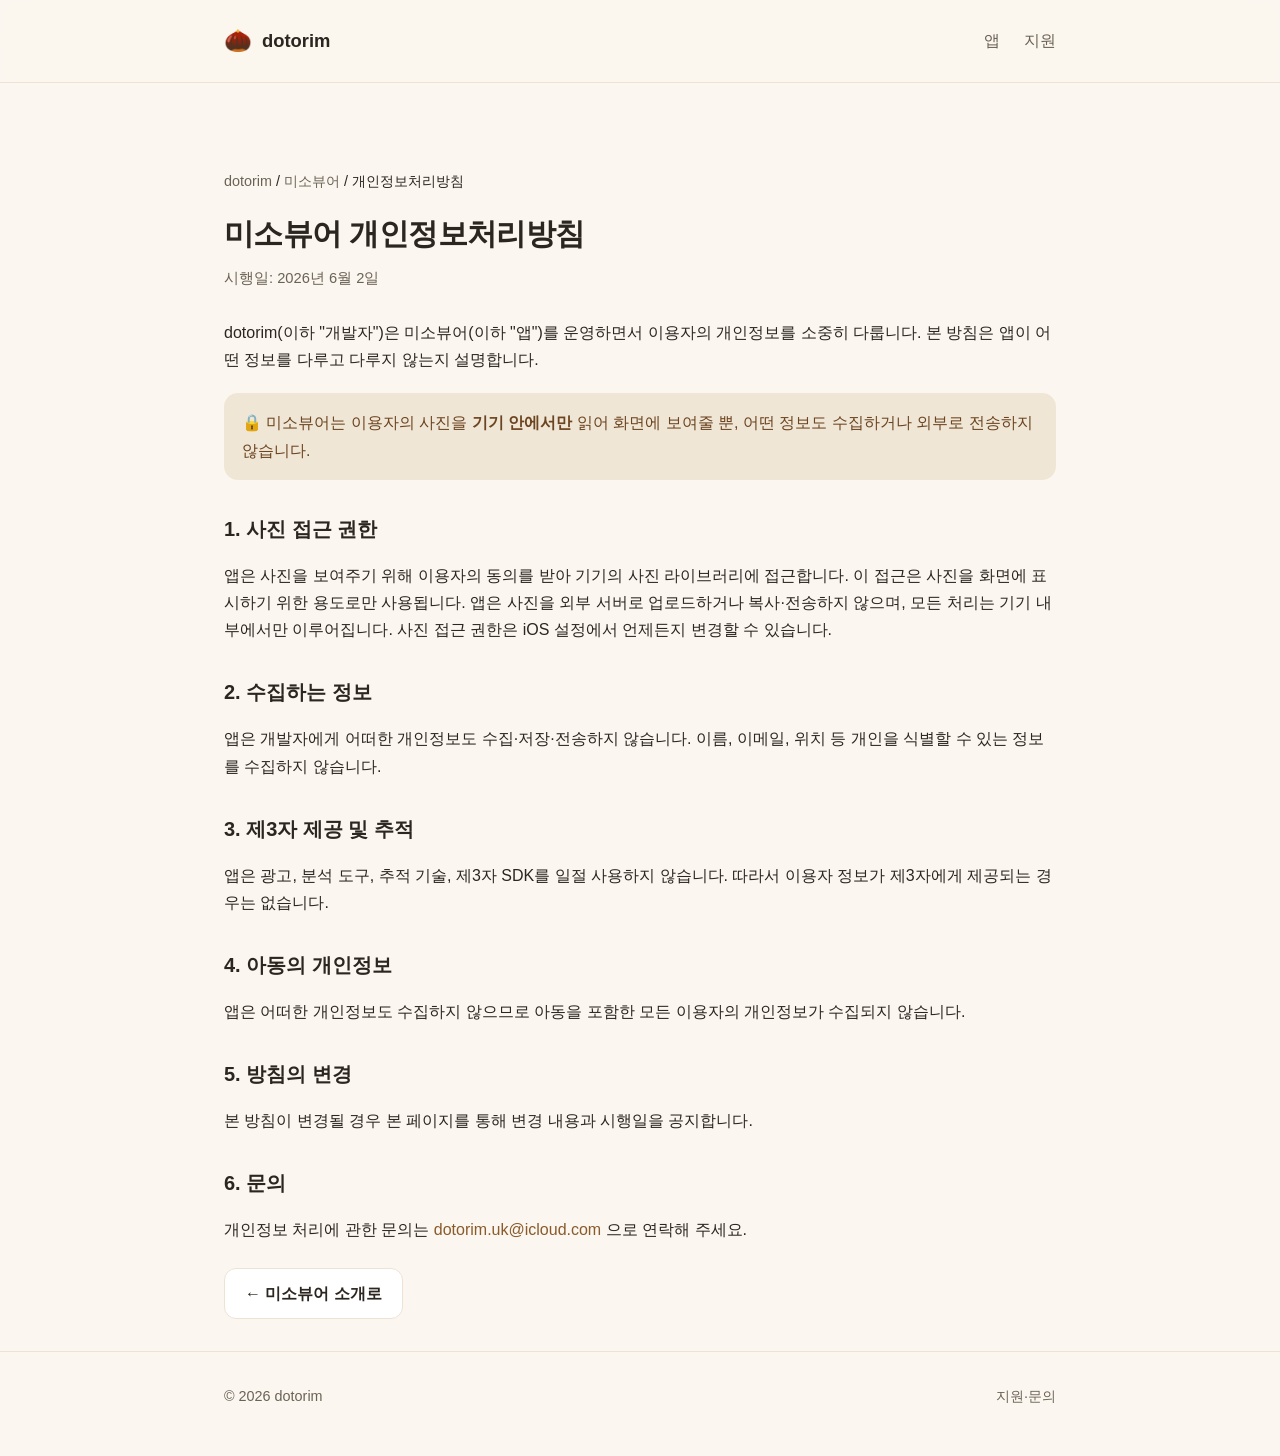
<file: apps/misoviewer/privacy.html>
<!DOCTYPE html>
<html lang="ko">
<head>
  <meta charset="UTF-8" />
  <meta name="viewport" content="width=device-width, initial-scale=1.0" />
  <title>개인정보처리방침 — 미소뷰어</title>
  <link rel="stylesheet" href="../../styles.css" />
</head>
<body>
  <header class="site-header">
    <div class="wrap">
      <a class="brand" href="../../index.html"><span class="acorn">🌰</span> dotorim</a>
      <nav class="nav">
        <a href="../../index.html#apps">앱</a>
        <a href="../../support.html">지원</a>
      </nav>
    </div>
  </header>

  <main class="wrap prose">
    <p class="crumb"><a href="../../index.html">dotorim</a> / <a href="index.html">미소뷰어</a> / 개인정보처리방침</p>

    <h1>미소뷰어 개인정보처리방침</h1>
    <p class="meta">시행일: 2026년 6월 2일</p>

    <p>dotorim(이하 "개발자")은 미소뷰어(이하 "앱")를 운영하면서 이용자의 개인정보를 소중히 다룹니다. 본 방침은 앱이 어떤 정보를 다루고 다루지 않는지 설명합니다.</p>

    <div class="callout">
      🔒 미소뷰어는 이용자의 사진을 <strong>기기 안에서만</strong> 읽어 화면에 보여줄 뿐, 어떤 정보도 수집하거나 외부로 전송하지 않습니다.
    </div>

    <h2>1. 사진 접근 권한</h2>
    <p>앱은 사진을 보여주기 위해 이용자의 동의를 받아 기기의 사진 라이브러리에 접근합니다. 이 접근은 사진을 화면에 표시하기 위한 용도로만 사용됩니다. 앱은 사진을 외부 서버로 업로드하거나 복사·전송하지 않으며, 모든 처리는 기기 내부에서만 이루어집니다. 사진 접근 권한은 iOS 설정에서 언제든지 변경할 수 있습니다.</p>

    <h2>2. 수집하는 정보</h2>
    <p>앱은 개발자에게 어떠한 개인정보도 수집·저장·전송하지 않습니다. 이름, 이메일, 위치 등 개인을 식별할 수 있는 정보를 수집하지 않습니다.</p>

    <h2>3. 제3자 제공 및 추적</h2>
    <p>앱은 광고, 분석 도구, 추적 기술, 제3자 SDK를 일절 사용하지 않습니다. 따라서 이용자 정보가 제3자에게 제공되는 경우는 없습니다.</p>

    <h2>4. 아동의 개인정보</h2>
    <p>앱은 어떠한 개인정보도 수집하지 않으므로 아동을 포함한 모든 이용자의 개인정보가 수집되지 않습니다.</p>

    <h2>5. 방침의 변경</h2>
    <p>본 방침이 변경될 경우 본 페이지를 통해 변경 내용과 시행일을 공지합니다.</p>

    <h2>6. 문의</h2>
    <p>개인정보 처리에 관한 문의는 <a href="mailto:dotorim.uk@icloud.com">dotorim.uk@icloud.com</a> 으로 연락해 주세요.</p>

    <div class="btn-row">
      <a class="btn" href="index.html">← 미소뷰어 소개로</a>
    </div>
  </main>

  <footer class="site-footer">
    <div class="wrap">
      <span>© 2026 dotorim</span>
      <span><a href="../../support.html">지원·문의</a></span>
    </div>
  </footer>
</body>
</html>
</file>
<file: styles.css>
:root {
  --bg: #fbf7f0;
  --surface: #ffffff;
  --ink: #2c2620;
  --ink-soft: #6b6256;
  --acorn: #8a5a2b;
  --acorn-deep: #6b4420;
  --leaf: #5f8a4b;
  --accent-soft: #f0e6d6;
  --border: #ece3d5;
  --radius: 18px;
  --shadow: 0 8px 30px rgba(110, 80, 40, 0.08);
  --maxw: 880px;
}

* { box-sizing: border-box; }

html { scroll-behavior: smooth; }

body {
  margin: 0;
  font-family: -apple-system, BlinkMacSystemFont, "Apple SD Gothic Neo",
    "Pretendard", "Segoe UI", Roboto, "Helvetica Neue", sans-serif;
  background: var(--bg);
  color: var(--ink);
  line-height: 1.7;
  -webkit-font-smoothing: antialiased;
  text-rendering: optimizeLegibility;
}

a { color: var(--acorn); text-decoration: none; }
a:hover { color: var(--acorn-deep); text-decoration: underline; }

.wrap {
  max-width: var(--maxw);
  margin: 0 auto;
  padding: 0 24px;
}

/* ---- Header ---- */
.site-header {
  padding: 22px 0;
  border-bottom: 1px solid var(--border);
  background: rgba(251, 247, 240, 0.85);
  backdrop-filter: saturate(180%) blur(10px);
  position: sticky;
  top: 0;
  z-index: 10;
}
.site-header .wrap {
  display: flex;
  align-items: center;
  justify-content: space-between;
  gap: 16px;
}
.brand {
  display: inline-flex;
  align-items: center;
  gap: 10px;
  font-weight: 700;
  font-size: 1.15rem;
  color: var(--ink);
}
.brand:hover { text-decoration: none; }
.brand .acorn { font-size: 1.4rem; }
.nav a { margin-left: 20px; color: var(--ink-soft); font-weight: 500; }
.nav a:hover { color: var(--acorn); }

/* ---- Hero ---- */
.hero {
  text-align: center;
  padding-block: 72px 48px;
}
.hero .acorn-big { font-size: 3.4rem; display: block; margin-bottom: 12px; }
.hero h1 {
  font-size: clamp(2rem, 5vw, 2.9rem);
  margin: 0 0 14px;
  letter-spacing: -0.02em;
}
.hero p {
  font-size: 1.15rem;
  color: var(--ink-soft);
  max-width: 540px;
  margin: 0 auto;
}

/* ---- App cards ---- */
.apps {
  display: grid;
  grid-template-columns: repeat(auto-fit, minmax(240px, 1fr));
  gap: 20px;
  padding-block: 24px 64px;
}
.app-card {
  display: block;
  background: var(--surface);
  border: 1px solid var(--border);
  border-radius: var(--radius);
  padding: 28px 24px;
  box-shadow: var(--shadow);
  transition: transform 0.18s ease, box-shadow 0.18s ease;
}
.app-card:hover {
  transform: translateY(-4px);
  box-shadow: 0 14px 40px rgba(110, 80, 40, 0.14);
  text-decoration: none;
}
.app-card .icon {
  width: 56px; height: 56px;
  border-radius: 14px;
  display: flex; align-items: center; justify-content: center;
  font-size: 1.8rem;
  margin-bottom: 16px;
  background: var(--accent-soft);
}
.app-card h3 { margin: 0 0 6px; font-size: 1.25rem; color: var(--ink); }
.app-card p { margin: 0; color: var(--ink-soft); font-size: 0.98rem; }

/* ---- App detail page ---- */
.app-hero {
  display: flex;
  align-items: center;
  gap: 22px;
  padding: 56px 0 24px;
}
.app-hero .icon {
  width: 80px; height: 80px;
  border-radius: 20px;
  display: flex; align-items: center; justify-content: center;
  font-size: 2.6rem;
  background: var(--accent-soft);
  flex-shrink: 0;
}
.app-hero h1 { margin: 0 0 4px; font-size: 2rem; letter-spacing: -0.02em; }
.app-hero .tagline { margin: 0; color: var(--ink-soft); font-size: 1.05rem; }

.section { padding: 16px 0 8px; }
.section h2 {
  font-size: 1.35rem;
  margin: 32px 0 14px;
  letter-spacing: -0.01em;
}
.feature-list { list-style: none; padding: 0; margin: 0; }
.feature-list li {
  background: var(--surface);
  border: 1px solid var(--border);
  border-radius: 14px;
  padding: 16px 18px;
  margin-bottom: 12px;
}
.feature-list li strong { color: var(--acorn-deep); }

/* ---- Legal / prose pages ---- */
.prose { padding-block: 48px 32px; }
.prose h1 { font-size: 1.9rem; margin: 0 0 6px; letter-spacing: -0.02em; }
.prose .meta { color: var(--ink-soft); font-size: 0.92rem; margin: 0 0 28px; }
.prose h2 { font-size: 1.25rem; margin: 32px 0 10px; }
.prose p, .prose li { color: var(--ink); }
.prose ul { padding-left: 22px; }
.prose li { margin-bottom: 6px; }
.callout {
  background: var(--accent-soft);
  border-radius: 14px;
  padding: 16px 18px;
  margin: 20px 0;
  color: var(--acorn-deep);
}

/* ---- Buttons ---- */
.btn-row { display: flex; flex-wrap: wrap; gap: 12px; margin-top: 24px; }
.btn {
  display: inline-flex; align-items: center; gap: 8px;
  padding: 11px 20px;
  border-radius: 12px;
  font-weight: 600;
  border: 1px solid var(--border);
  background: var(--surface);
  color: var(--ink);
}
.btn:hover { text-decoration: none; border-color: var(--acorn); color: var(--acorn-deep); }
.btn.primary { background: var(--acorn); color: #fff; border-color: var(--acorn); }
.btn.primary:hover { background: var(--acorn-deep); color: #fff; }

/* ---- Footer ---- */
.site-footer {
  border-top: 1px solid var(--border);
  padding: 32px 0 48px;
  color: var(--ink-soft);
  font-size: 0.9rem;
}
.site-footer .wrap {
  display: flex; flex-wrap: wrap; gap: 8px 20px;
  align-items: center; justify-content: space-between;
}
.site-footer a { color: var(--ink-soft); }
.site-footer a:hover { color: var(--acorn); }

.crumb { padding-top: 24px; font-size: 0.9rem; }
.crumb a { color: var(--ink-soft); }

@media (max-width: 560px) {
  .app-hero { flex-direction: column; text-align: center; align-items: center; padding-top: 40px; }
  .nav a { margin-left: 14px; font-size: 0.95rem; }
}
</file>
